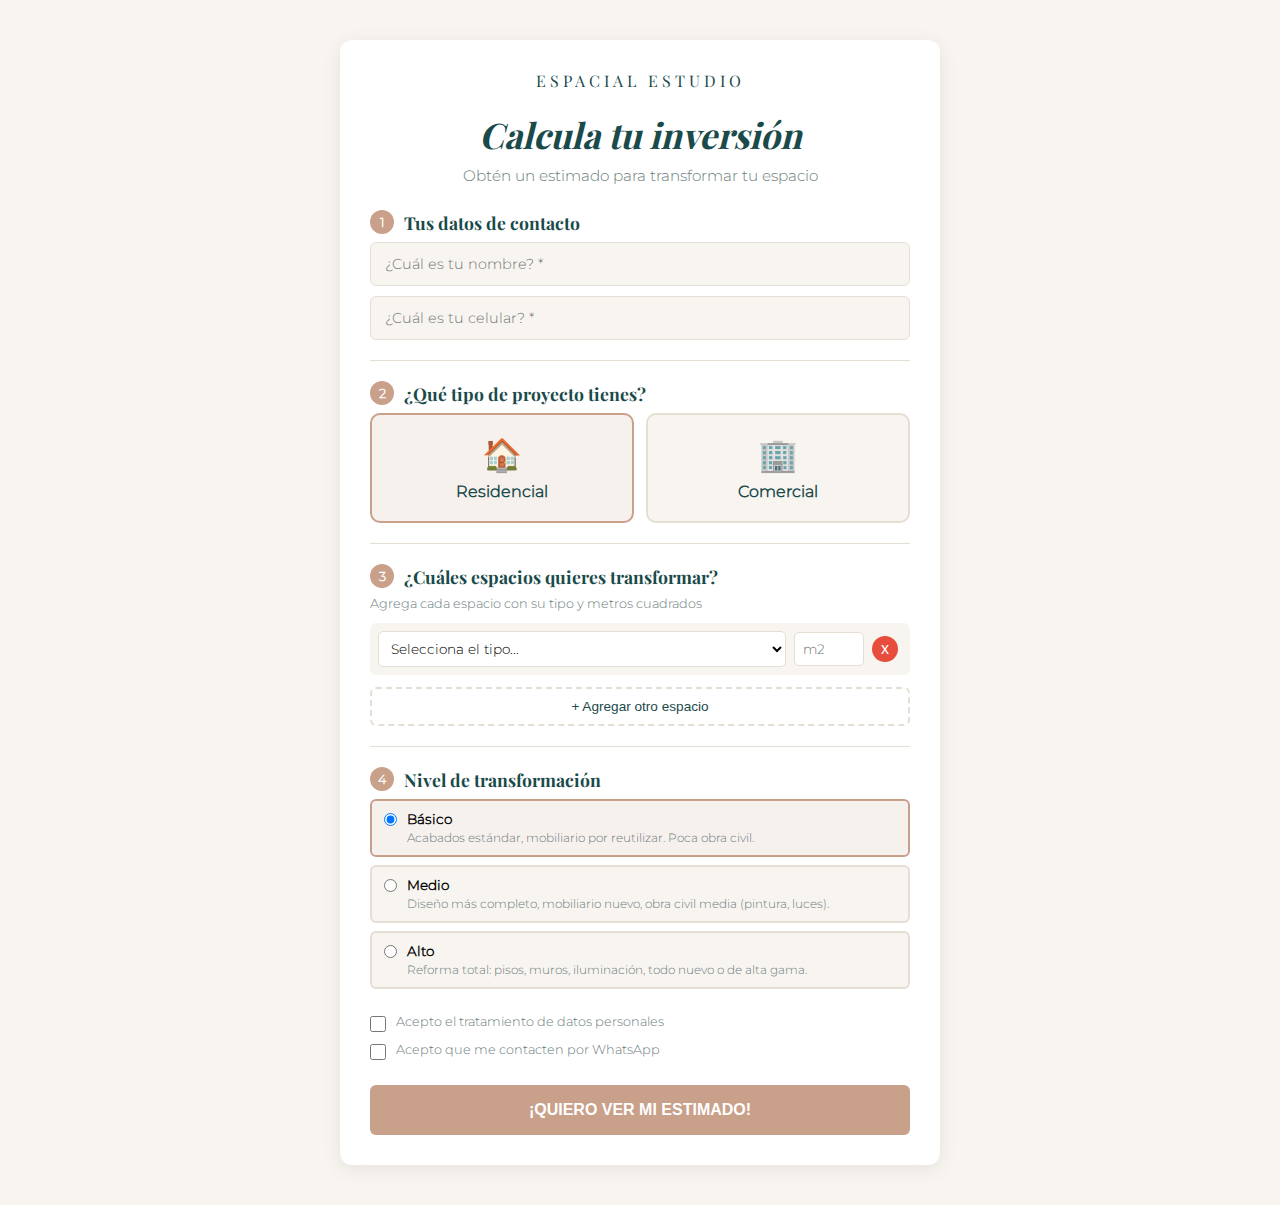
<file: cotizador.html>
<!DOCTYPE html>
<html lang="es">
<head>
    <meta charset="UTF-8">
    <meta name="viewport" content="width=device-width, initial-scale=1.0">
    <title>Cotizador | Espacial Estudio</title>
    <style>
        /* Tipografías locales */
        @font-face {
            font-family: 'Playfair Display';
            src: url('fonts/PlayfairDisplay-VariableFont_wght.ttf') format('truetype');
            font-weight: 100 900;
            font-style: normal;
            font-display: swap;
        }

        @font-face {
            font-family: 'Montserrat';
            src: url('fonts/Montserrat-Light.ttf') format('truetype');
            font-weight: 300;
            font-style: normal;
            font-display: swap;
        }
        :root {
            --teal-dark: #1a4a4a;
            --teal-medium: #2d5f5f;
            --beige-light: #f8f5f0;
            --beige-medium: #d4c4b0;
            --terracotta: #c9a08a;
            --terracotta-light: rgba(201, 160, 138, 0.15);
            --white: #ffffff;
            --text-dark: #2c3e3e;
            --text-muted: #6b7c7c;
            --border-light: #e5ded4;
        }

        * {
            margin: 0;
            padding: 0;
            box-sizing: border-box;
        }

        body {
            font-family: 'Montserrat', -apple-system, BlinkMacSystemFont, sans-serif;
            background-color: var(--beige-light);
            min-height: 100vh;
            padding: 40px 20px;
        }

        .cotizador-container {
            max-width: 600px;
            margin: 0 auto;
            background-color: var(--white);
            border-radius: 12px;
            padding: 30px;
            box-shadow: 0 4px 20px rgba(0,0,0,0.08);
        }

        .header-logo {
            text-align: center;
            margin-bottom: 20px;
        }

        .header-logo a {
            font-family: 'Playfair Display', serif;
            font-size: 1rem;
            letter-spacing: 4px;
            color: var(--teal-dark);
            text-decoration: none;
        }

        .cotizador-title {
            font-family: 'Playfair Display', serif;
            font-size: 2.2rem;
            font-style: italic;
            text-align: center;
            color: var(--teal-dark);
            margin-bottom: 8px;
        }

        .cotizador-subtitle {
            text-align: center;
            color: var(--text-muted);
            margin-bottom: 25px;
            font-size: 0.95rem;
        }

        .form-section {
            margin-bottom: 20px;
            padding-bottom: 20px;
            border-bottom: 1px solid var(--border-light);
        }

        .form-section:last-of-type {
            border-bottom: none;
            margin-bottom: 10px;
            padding-bottom: 10px;
        }

        .section-title {
            font-family: 'Playfair Display', serif;
            font-size: 1.1rem;
            color: var(--teal-dark);
            margin-bottom: 8px;
            display: flex;
            align-items: center;
            gap: 10px;
        }

        .step-num {
            background-color: var(--terracotta);
            color: var(--white);
            width: 24px;
            height: 24px;
            border-radius: 50%;
            display: inline-flex;
            align-items: center;
            justify-content: center;
            font-family: 'Montserrat', sans-serif;
            font-size: 0.8rem;
        }

        .section-hint {
            font-size: 0.8rem;
            color: var(--text-muted);
            margin-bottom: 12px;
        }

        .form-fields {
            display: flex;
            flex-direction: column;
            gap: 10px;
        }

        .form-fields input,
        .form-fields select {
            padding: 12px 14px;
            border: 1px solid var(--border-light);
            border-radius: 6px;
            font-family: inherit;
            font-size: 0.9rem;
            background-color: var(--beige-light);
        }

        .form-fields input:focus,
        .form-fields select:focus {
            outline: none;
            border-color: var(--teal-dark);
        }

        /* Radio cards para tipo de proyecto */
        .project-type-options {
            display: grid;
            grid-template-columns: 1fr 1fr;
            gap: 12px;
        }

        .project-type-card {
            display: flex;
            flex-direction: column;
            align-items: center;
            padding: 20px 15px;
            background-color: var(--beige-light);
            border: 2px solid var(--border-light);
            border-radius: 10px;
            cursor: pointer;
            transition: all 0.2s ease;
        }

        .project-type-card input {
            display: none;
        }

        .project-type-card:has(input:checked) {
            border-color: var(--terracotta);
            background-color: var(--terracotta-light);
        }

        .project-type-card .icon {
            font-size: 2rem;
            margin-bottom: 8px;
        }

        .project-type-card .label {
            font-weight: 600;
            color: var(--teal-dark);
        }

        /* Secciones condicionales */
        .conditional-section {
            display: none;
            animation: fadeIn 0.3s ease;
        }

        .conditional-section.active {
            display: block;
        }

        @keyframes fadeIn {
            from { opacity: 0; transform: translateY(10px); }
            to { opacity: 1; transform: translateY(0); }
        }

        /* Espacios container (residencial) */
        .espacios-container {
            display: flex;
            flex-direction: column;
            gap: 8px;
            margin-bottom: 12px;
        }

        .espacio-row {
            display: grid;
            grid-template-columns: 1fr 70px 30px;
            gap: 8px;
            align-items: center;
            padding: 8px;
            background: var(--beige-light);
            border-radius: 6px;
        }

        .espacio-row select,
        .espacio-row input {
            padding: 8px;
            border: 1px solid var(--border-light);
            border-radius: 5px;
            font-family: inherit;
            font-size: 0.85rem;
        }

        .espacio-row select {
            background-color: var(--white);
        }

        .btn-remove {
            width: 26px;
            height: 26px;
            border-radius: 50%;
            border: none;
            background: #e74c3c;
            color: white;
            font-size: 1rem;
            cursor: pointer;
            display: flex;
            align-items: center;
            justify-content: center;
        }

        .btn-add {
            width: 100%;
            padding: 10px;
            background: var(--white);
            border: 2px dashed var(--border-light);
            border-radius: 6px;
            color: var(--teal-dark);
            font-size: 0.85rem;
            cursor: pointer;
        }

        .btn-add:hover {
            border-color: var(--teal-dark);
        }

        /* Radio options acabados */
        .radio-options {
            display: flex;
            flex-direction: column;
            gap: 8px;
        }

        .radio-card {
            display: flex;
            align-items: flex-start;
            padding: 10px 12px;
            background-color: var(--beige-light);
            border: 2px solid var(--border-light);
            border-radius: 6px;
            cursor: pointer;
            font-size: 0.85rem;
        }

        .radio-card input {
            margin-right: 10px;
            margin-top: 2px;
        }

        .radio-card:has(input:checked) {
            border-color: var(--terracotta);
            background-color: var(--terracotta-light);
        }

        .radio-content strong {
            display: block;
            margin-bottom: 2px;
        }

        .radio-content span {
            font-size: 0.75rem;
            color: var(--text-muted);
        }

        /* Checkboxes de consentimiento */
        .consent-section {
            margin-top: 15px;
        }

        .checkbox-row {
            display: flex;
            align-items: flex-start;
            gap: 10px;
            margin-bottom: 10px;
            font-size: 0.8rem;
            color: var(--text-muted);
        }

        .checkbox-row input[type="checkbox"] {
            margin-top: 2px;
            width: 16px;
            height: 16px;
            accent-color: var(--terracotta);
        }

        /* Botones */
        .btn-calculate {
            width: 100%;
            padding: 16px;
            background-color: var(--terracotta);
            color: var(--white);
            border: none;
            border-radius: 6px;
            font-size: 1rem;
            font-weight: 600;
            cursor: pointer;
            margin-top: 15px;
        }

        .btn-calculate:hover {
            background-color: #b8907a;
        }

        .btn-calculate:disabled {
            background-color: var(--beige-medium);
            cursor: not-allowed;
        }

        /* Resultados */
        .cotizador-results {
            margin-top: 25px;
            animation: fadeIn 0.5s ease;
        }

        .main-result {
            background: linear-gradient(135deg, var(--teal-dark), var(--teal-medium));
            border-radius: 10px;
            padding: 20px;
            text-align: center;
            color: var(--white);
            margin-bottom: 15px;
        }

        .main-result.design-result {
            background: linear-gradient(135deg, var(--terracotta), #d4a88a);
        }

        .result-label {
            font-size: 0.8rem;
            opacity: 0.9;
            margin-bottom: 8px;
        }

        .result-value {
            font-family: 'Playfair Display', serif;
            font-size: 1.8rem;
        }

        .result-subtitle {
            font-size: 0.85rem;
            opacity: 0.9;
            margin-top: 5px;
        }

        .result-explanation {
            font-size: 0.8rem;
            opacity: 0.85;
            margin-top: 8px;
        }

        .payment-section {
            background-color: var(--beige-light);
            border-radius: 8px;
            padding: 15px;
            margin-bottom: 15px;
        }

        .payment-section h4 {
            font-size: 0.9rem;
            color: var(--teal-dark);
            margin-bottom: 5px;
        }

        .payment-note {
            font-size: 0.75rem;
            color: var(--text-muted);
            margin-bottom: 10px;
            font-style: italic;
        }

        .payment-options {
            display: flex;
            flex-direction: column;
            gap: 8px;
        }

        .payment-option {
            display: flex;
            align-items: center;
            gap: 10px;
            padding: 8px 10px;
            background: var(--white);
            border-radius: 5px;
            font-size: 0.8rem;
        }

        .payment-option.highlight {
            background: var(--teal-dark);
            color: var(--white);
        }

        .payment-option .discount {
            background: var(--terracotta);
            color: var(--white);
            padding: 3px 8px;
            border-radius: 4px;
            font-weight: 600;
            font-size: 0.7rem;
            white-space: nowrap;
        }

        .payment-option.highlight .discount {
            background: var(--white);
            color: var(--teal-dark);
        }

        .materializacion-section {
            background-color: var(--white);
            border: 1px solid var(--border-light);
            border-radius: 8px;
            padding: 15px;
            margin-bottom: 15px;
        }

        .materializacion-section h4 {
            font-size: 0.9rem;
            color: var(--text-muted);
            margin-bottom: 8px;
        }

        .materializacion-value {
            font-family: 'Playfair Display', serif;
            font-size: 1.4rem;
            color: var(--text-dark);
            margin-bottom: 5px;
        }

        .materializacion-note {
            font-size: 0.75rem;
            color: var(--text-muted);
            margin-bottom: 12px;
        }

        .breakdown-section {
            background-color: var(--beige-light);
            border-radius: 8px;
            padding: 15px;
            margin-bottom: 15px;
        }

        .breakdown-section h4,
        .breakdown-section h5 {
            font-size: 0.85rem;
            color: var(--text-muted);
            margin-bottom: 10px;
        }

        .breakdown-item {
            display: flex;
            justify-content: space-between;
            padding: 6px 0;
            border-bottom: 1px solid var(--border-light);
            font-size: 0.85rem;
        }

        .breakdown-item:last-child {
            border-bottom: none;
        }

        .disclaimer {
            background-color: var(--terracotta-light);
            border-left: 3px solid var(--terracotta);
            border-radius: 6px;
            padding: 12px;
            margin-bottom: 15px;
        }

        .disclaimer p {
            font-size: 0.75rem;
            color: var(--text-muted);
            line-height: 1.5;
        }

        .cta-section {
            text-align: center;
            padding-top: 15px;
            border-top: 1px solid var(--border-light);
        }

        .cta-section p {
            font-family: 'Playfair Display', serif;
            font-size: 1.1rem;
            color: var(--teal-dark);
            margin-bottom: 12px;
        }

        .btn-cta {
            display: inline-block;
            padding: 12px 24px;
            background-color: var(--teal-dark);
            color: var(--white);
            text-decoration: none;
            border-radius: 6px;
            font-weight: 600;
            font-size: 0.9rem;
            margin-bottom: 10px;
        }

        .btn-cta:hover {
            background-color: var(--teal-medium);
        }

        .btn-recalculate {
            display: block;
            width: 100%;
            padding: 14px;
            background-color: transparent;
            color: var(--teal-dark);
            border: 2px solid var(--teal-dark);
            border-radius: 6px;
            font-size: 0.9rem;
            font-weight: 600;
            cursor: pointer;
            margin-top: 15px;
        }

        .btn-recalculate:hover {
            background-color: var(--beige-light);
        }

        /* Responsive */
        @media screen and (max-width: 600px) {
            body {
                padding: 20px 15px;
            }

            .cotizador-container {
                padding: 20px;
            }

            .cotizador-title {
                font-size: 1.8rem;
            }

            .project-type-options {
                grid-template-columns: 1fr;
            }

            .espacio-row {
                grid-template-columns: 1fr 60px 28px;
            }
        }
    </style>
</head>
<body>
    <div class="cotizador-container">
        <div class="header-logo">
            <a href="index.html">ESPACIAL ESTUDIO</a>
        </div>

        <h2 class="cotizador-title">Calcula tu inversión</h2>
        <p class="cotizador-subtitle">Obtén un estimado para transformar tu espacio</p>

        <div class="cotizador-form" id="cotizador-form">
            <!-- Paso 1: Datos básicos -->
            <div class="form-section">
                <h3 class="section-title"><span class="step-num">1</span> Tus datos de contacto</h3>
                <div class="form-fields">
                    <input type="text" id="lead-nombre" placeholder="¿Cuál es tu nombre? *" required>
                    <input type="tel" id="lead-celular" placeholder="¿Cuál es tu celular? *" required>
                </div>
            </div>

            <!-- Paso 2: Tipo de proyecto -->
            <div class="form-section">
                <h3 class="section-title"><span class="step-num">2</span> ¿Qué tipo de proyecto tienes?</h3>
                <div class="project-type-options">
                    <label class="project-type-card">
                        <input type="radio" name="tipo-proyecto" value="residencial" checked>
                        <span class="icon">🏠</span>
                        <span class="label">Residencial</span>
                    </label>
                    <label class="project-type-card">
                        <input type="radio" name="tipo-proyecto" value="comercial">
                        <span class="icon">🏢</span>
                        <span class="label">Comercial</span>
                    </label>
                </div>
            </div>

            <!-- Sección COMERCIAL -->
            <div id="section-comercial" class="conditional-section">
                <div class="form-section">
                    <h3 class="section-title"><span class="step-num">3</span> Información de tu negocio</h3>
                    <div class="form-fields">
                        <input type="text" id="comercial-nombre-negocio" placeholder="¿Cómo se llama tu negocio?">
                        <input type="number" id="comercial-metros" placeholder="¿Cuántos m² tiene tu local?" min="1">
                    </div>
                </div>

                <div class="form-section">
                    <h3 class="section-title"><span class="step-num">4</span> Nivel de transformación</h3>
                    <div class="radio-options" id="acabados-comercial">
                        <label class="radio-card">
                            <input type="radio" name="acabados-comercial" value="basico" checked>
                            <span class="radio-content">
                                <strong>Básico</strong>
                                <span>Acabados estándar, mobiliario por reutilizar. Poca obra civil.</span>
                            </span>
                        </label>
                        <label class="radio-card">
                            <input type="radio" name="acabados-comercial" value="medio">
                            <span class="radio-content">
                                <strong>Medio</strong>
                                <span>Diseño más completo, mobiliario nuevo, obra civil media.</span>
                            </span>
                        </label>
                        <label class="radio-card">
                            <input type="radio" name="acabados-comercial" value="alto">
                            <span class="radio-content">
                                <strong>Alto</strong>
                                <span>Reforma total: acabados premium, mobiliario de alta gama.</span>
                            </span>
                        </label>
                    </div>
                </div>
            </div>

            <!-- Sección RESIDENCIAL -->
            <div id="section-residencial" class="conditional-section active">
                <div class="form-section">
                    <h3 class="section-title"><span class="step-num">3</span> ¿Cuáles espacios quieres transformar?</h3>
                    <p class="section-hint">Agrega cada espacio con su tipo y metros cuadrados</p>
                    <div class="espacios-container" id="espacios-container"></div>
                    <button type="button" class="btn-add" onclick="agregarEspacio()">+ Agregar otro espacio</button>
                </div>

                <div class="form-section">
                    <h3 class="section-title"><span class="step-num">4</span> Nivel de transformación</h3>
                    <div class="radio-options" id="acabados-residencial">
                        <label class="radio-card">
                            <input type="radio" name="acabados-residencial" value="basico" checked>
                            <span class="radio-content">
                                <strong>Básico</strong>
                                <span>Acabados estándar, mobiliario por reutilizar. Poca obra civil.</span>
                            </span>
                        </label>
                        <label class="radio-card">
                            <input type="radio" name="acabados-residencial" value="medio">
                            <span class="radio-content">
                                <strong>Medio</strong>
                                <span>Diseño más completo, mobiliario nuevo, obra civil media (pintura, luces).</span>
                            </span>
                        </label>
                        <label class="radio-card">
                            <input type="radio" name="acabados-residencial" value="alto">
                            <span class="radio-content">
                                <strong>Alto</strong>
                                <span>Reforma total: pisos, muros, iluminación, todo nuevo o de alta gama.</span>
                            </span>
                        </label>
                    </div>
                </div>
            </div>

            <!-- Consentimientos -->
            <div class="consent-section">
                <label class="checkbox-row">
                    <input type="checkbox" id="consent-datos" required>
                    <span>Acepto el tratamiento de datos personales</span>
                </label>
                <label class="checkbox-row">
                    <input type="checkbox" id="consent-whatsapp" required>
                    <span>Acepto que me contacten por WhatsApp</span>
                </label>
            </div>

            <button class="btn-calculate" onclick="calcularCotizacion()">¡QUIERO VER MI ESTIMADO!</button>
        </div>

        <div class="cotizador-results" id="cotizador-results" style="display: none;">
            <div class="main-result design-result">
                <p class="result-label">VALOR PARA INICIAR TU PROYECTO</p>
                <p class="result-value" id="costo-diseno-principal">$0</p>
                <p class="result-subtitle">Diseño Interior</p>
                <p class="result-explanation">Este es el valor que debes pagar para iniciar tu proyecto de diseño</p>
            </div>

            <div class="payment-section">
                <h4>Formas de Pago</h4>
                <p class="payment-note">Descuentos aplican al agendar llamada con nuestro equipo</p>
                <div class="payment-options">
                    <div class="payment-option highlight">
                        <span class="discount">10% dcto</span>
                        <span>Pago 100% en las 24 horas después de la llamada</span>
                    </div>
                    <div class="payment-option">
                        <span class="discount">5% dcto</span>
                        <span>Pago 100% del proyecto</span>
                    </div>
                    <div class="payment-option">
                        <span class="discount">Sin dcto</span>
                        <span>50% inicio + 30% renders + 20% presupuesto</span>
                    </div>
                </div>
            </div>

            <div class="materializacion-section">
                <h4>Estimado de Materialización</h4>
                <p class="materializacion-value"><span id="valor-min">$0</span> a <span id="valor-max">$0</span></p>
                <p class="materializacion-note" id="resultado-explicacion"></p>

                <div class="breakdown-section">
                    <h5>Desglose:</h5>
                    <div id="desglose-espacios"></div>
                </div>

                <div class="disclaimer">
                    <p><strong>Importante:</strong> Este valor de materialización es un aproximado basado en nuestra experiencia con proyectos similares. Cada proyecto es único y el presupuesto final de materialización se define después del proceso de diseño. No podemos comprometernos con este valor hasta no hacer un análisis detallado de tu espacio.</p>
                </div>
            </div>

            <div class="cta-section">
                <p>¿Tienes dudas? Agenda una llamada gratuita</p>
                <a href="https://calendly.com/d/cpy7-tt6-b65/quiero-transformar-mi-espacio-con-espacial" class="btn-cta" target="_blank">AGENDAR LLAMADA</a>
            </div>

            <button class="btn-recalculate" onclick="recalcularProyecto()">RECALCULAR MI PROYECTO</button>
        </div>
    </div>

    <script src="js/cotizador.js"></script>
</body>
</html>
</file>
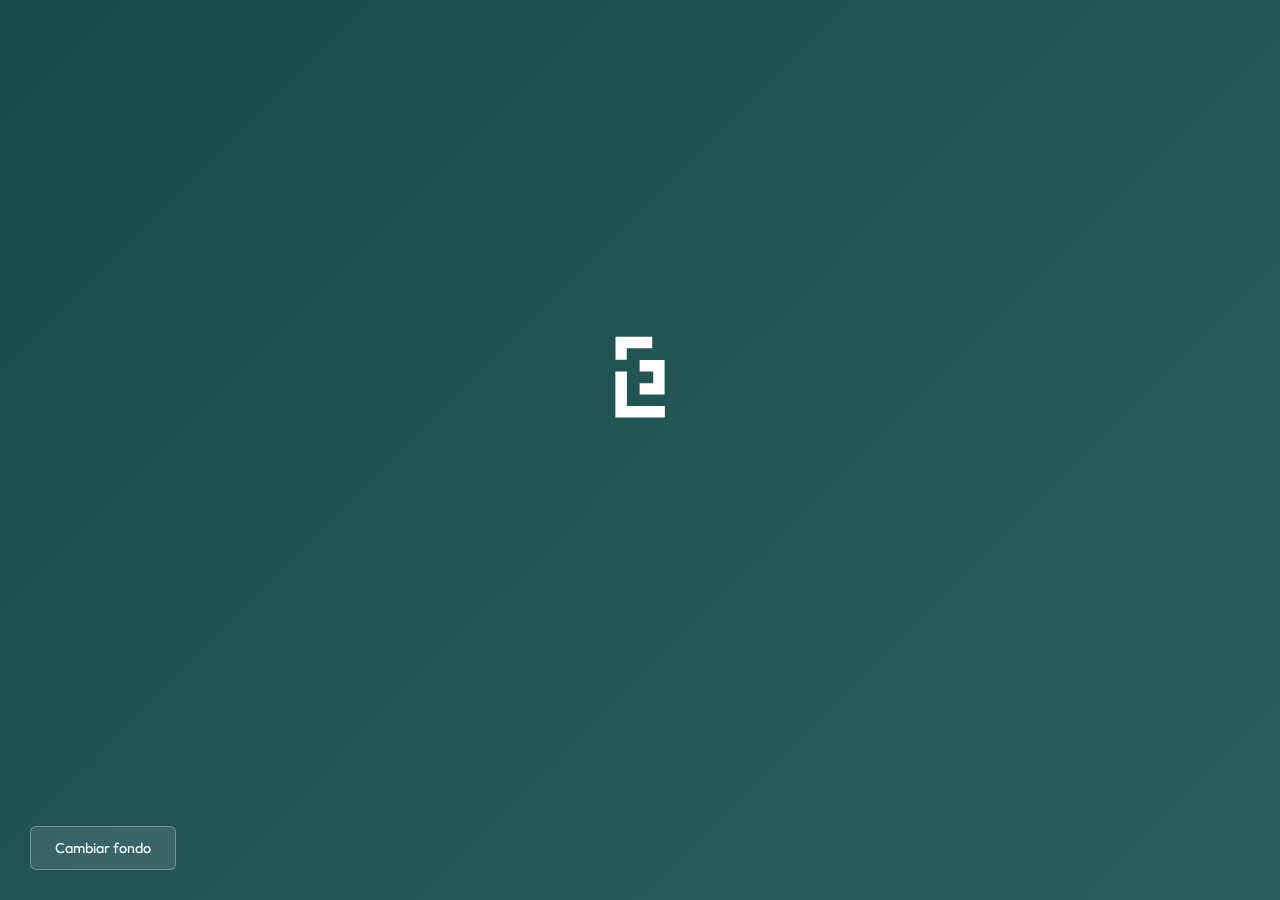
<file: logo-animado.html>
<!DOCTYPE html>
<html lang="es">
<head>
    <meta charset="UTF-8">
    <meta name="viewport" content="width=device-width, initial-scale=1.0">
    <title>Espacial Estudio - Logo Animado</title>
    <style>
        * {
            margin: 0;
            padding: 0;
            box-sizing: border-box;
        }

        body {
            min-height: 100vh;
            display: flex;
            align-items: center;
            justify-content: center;
            background: linear-gradient(135deg, #1a4a4a 0%, #2d5f5f 100%);
        }

        .logo-container {
            width: 90%;
            max-width: 500px;
        }

        /* ==========================================
           ANIMACIONES
           ========================================== */

        /* Sofá inferior (L shape) - viene desde abajo */
        .sofa-bottom {
            fill: #fff;
            animation: slideFromBottom 0.8s ease-out forwards;
        }

        /* Sofá medio - viene desde la derecha */
        .sofa-middle {
            fill: #fff;
            animation: slideFromRight 0.8s ease-out forwards;
            animation-delay: 0.15s;
        }

        /* Sofá superior - viene desde arriba */
        .sofa-top {
            fill: #fff;
            animation: slideFromTop 0.8s ease-out forwards;
            animation-delay: 0.3s;
        }

        @keyframes slideFromBottom {
            from {
                transform: translateY(25px);
                opacity: 0;
            }
            to {
                transform: translateY(0);
                opacity: 1;
            }
        }

        @keyframes slideFromRight {
            from {
                transform: translateX(25px);
                opacity: 0;
            }
            to {
                transform: translateX(0);
                opacity: 1;
            }
        }

        @keyframes slideFromTop {
            from {
                transform: translateY(-25px);
                opacity: 0;
            }
            to {
                transform: translateY(0);
                opacity: 1;
            }
        }

        /* Texto principal "Espacial" */
        .main-text {
            fill: #fff;
            opacity: 0;
            transform: translateY(10px);
            animation: fadeSlideUp 0.8s ease-out forwards;
            animation-delay: 0.8s;
        }

        /* Texto "ESTUDIO" */
        .sub-text {
            fill: #fff;
            opacity: 0;
            animation: fadeIn 0.6s ease-out forwards;
            animation-delay: 1.3s;
        }

        @keyframes fadeSlideUp {
            to {
                opacity: 1;
                transform: translateY(0);
            }
        }

        @keyframes fadeIn {
            to {
                opacity: 1;
            }
        }

        /* Efecto hover suave */
        .logo-container:hover .icon-group {
            filter: drop-shadow(0 0 8px rgba(255,255,255,0.3));
            transition: filter 0.3s ease;
        }

        /* Versión oscura (toggle) */
        body.light {
            background: #f8f5f0;
        }

        body.light .sofa-bottom,
        body.light .sofa-middle,
        body.light .sofa-top,
        body.light .main-text,
        body.light .sub-text {
            fill: #1a4a4a;
        }

        body.light .logo-container:hover .icon-group {
            filter: drop-shadow(0 0 8px rgba(26,74,74,0.3));
        }

        .toggle-bg {
            position: fixed;
            bottom: 30px;
            left: 30px;
            padding: 12px 24px;
            background: rgba(255,255,255,0.1);
            border: 1px solid rgba(255,255,255,0.3);
            color: #fff;
            font-family: 'Outfit', sans-serif;
            font-size: 0.9rem;
            border-radius: 6px;
            cursor: pointer;
            transition: all 0.3s ease;
        }

        body.light .toggle-bg {
            background: rgba(26,74,74,0.1);
            border-color: rgba(26,74,74,0.3);
            color: #1a4a4a;
        }
    </style>
    <link href="https://fonts.googleapis.com/css2?family=Outfit:wght@400;500&display=swap" rel="stylesheet">
</head>
<body>
    <div class="logo-container">
        <svg id="logo-animado" xmlns="http://www.w3.org/2000/svg" viewBox="0 0 154.72 92.68">
            <!-- Icono E (3 sofás que se juntan) -->
            <g class="icon-group">
                <polygon class="sofa-bottom" points="73.31 22.71 69.74 22.71 69.74 36.99 85.05 36.99 85.05 33.43 73.31 33.43 73.31 22.71"/>
                <polygon class="sofa-middle" points="77.25 19.16 77.25 22.71 81.46 22.71 81.46 26.36 77.25 26.36 77.25 29.83 81.46 29.83 81.46 29.83 84.98 29.83 84.98 27.88 84.98 26.36 84.98 19.16 77.25 19.16"/>
                <polygon class="sofa-top" points="73.26 15.52 81.14 15.52 81.14 12 69.78 12 69.78 19.14 73.26 19.14 73.26 15.52"/>
            </g>

            <!-- Texto principal "Espacial" -->
            <g class="main-text">
                <path d="M60.6,57.37c0,4.36-2.74,7.35-6.91,7.35-2.33,0-4.09-.93-5.16-2.63v7.84h-3.15v-19.91h3.15v2.52c1.07-1.7,2.82-2.63,5.1-2.63,4.14,0,6.97,3.02,6.97,7.46ZM57.42,57.26c0-2.71-1.84-4.72-4.44-4.72s-4.44,1.97-4.44,4.72,1.84,4.77,4.44,4.77,4.44-1.97,4.44-4.77Z"/>
                <path d="M73.96,62.93v-.1c-1.04,1.29-2.71,1.92-4.83,1.92-3.15,0-5.13-1.95-5.13-4.52s2-4.36,5.51-4.39h4.42v-.44c0-1.84-1.18-2.93-3.48-2.93-1.4,0-2.85.49-4.31,1.48l-1.29-2.19c2.03-1.21,3.51-1.84,6.28-1.84,3.76,0,5.87,1.92,5.9,5.13l.03,7.89h-3.1ZM73.93,59.48v-1.34h-3.95c-2.06,0-3.02.55-3.02,1.95,0,1.32,1.07,2.17,2.82,2.17,2.25,0,3.98-1.18,4.14-2.77Z"/>
                <path d="M88.72,52.68c-2.52,0-4.33,1.89-4.33,4.66s1.81,4.66,4.33,4.66c1.84,0,3.32-.6,4.31-1.76l1.76,1.76c-1.32,1.73-3.43,2.71-6.2,2.71-4.33,0-7.35-2.99-7.35-7.38s3.02-7.43,7.35-7.43c2.63,0,4.69.85,6.03,2.39l-1.73,2.03c-1.01-1.04-2.41-1.67-4.17-1.65Z"/>
                <path d="M104.05,45.86c0,1.07-.8,1.86-1.84,1.86s-1.84-.8-1.84-1.86.8-1.89,1.84-1.89,1.84.8,1.84,1.89ZM103.78,50.02v14.59h-3.13v-14.59h3.13Z"/>
                <path d="M119.26,62.93v-.1c-1.04,1.29-2.71,1.92-4.83,1.92-3.15,0-5.13-1.95-5.13-4.52s2-4.36,5.51-4.39h4.42v-.44c0-1.84-1.18-2.93-3.48-2.93-1.4,0-2.85.49-4.31,1.48l-1.29-2.19c2.03-1.21,3.51-1.84,6.28-1.84,3.76,0,5.87,1.92,5.9,5.13l.03,7.89h-3.1ZM119.24,59.48v-1.34h-3.95c-2.06,0-3.02.55-3.02,1.95,0,1.32,1.07,2.17,2.82,2.17,2.25,0,3.98-1.18,4.14-2.77Z"/>
                <polygon points="17.08 62.31 17.08 58.58 22.05 58.58 22.05 56.05 17.08 56.05 17.08 52.39 27.05 52.39 27.05 49.83 14.21 49.83 14.21 64.87 30.71 64.87 30.71 62.31 17.08 62.31"/>
                <polygon points="130.12 62.31 140.51 62.31 140.51 64.87 127.25 64.87 127.25 50.09 130.05 50.09 130.12 62.31"/>
                <path d="M34.02,53.86c0-1.04.9-1.45,2.14-1.45s2.91.49,4.2,1.29l1.15-2.33c-1.32-.93-3.26-1.48-5.1-1.48-2.8,0-5.37,1.26-5.37,4.22-.03,5.27,7.65,3.59,7.65,6.58,0,1.1-1.04,1.56-2.39,1.56-.11,0-.22,0-.33-.01v2.47c.07,0,.13,0,.2,0,2.93,0,5.59-1.34,5.59-4.33.03-5.29-7.73-3.84-7.73-6.53Z"/>
            </g>

            <!-- Texto "ESTUDIO" -->
            <g class="sub-text">
                <path d="M53.47,74.62v.64h-3.4v2.02h3.04v.63h-3.04v2.1h3.51v.64h-4.2v-6.03h4.09Z"/>
                <path d="M59.84,75.27c-.78,0-1.28.31-1.28.83,0,1.57,3.39.75,3.39,2.94,0,1-.89,1.65-2.18,1.65-.88,0-1.74-.38-2.31-.92l.31-.59c.56.53,1.33.84,2.01.84.87,0,1.41-.35,1.41-.94,0-1.61-3.39-.76-3.39-2.92,0-.95.84-1.55,2.08-1.55.7,0,1.41.22,1.91.56l-.29.61c-.54-.35-1.18-.5-1.66-.5Z"/>
                <path d="M70.26,74.62v.64h-1.97v5.39h-.69v-5.39h-1.96v-.64h4.63Z"/>
                <path d="M76.77,80.05c1.15,0,1.84-.69,1.84-1.88v-3.55h.69v3.55c0,1.58-.95,2.51-2.52,2.51s-2.54-.93-2.54-2.51v-3.55h.69v3.55c0,1.19.71,1.88,1.85,1.88Z"/>
                <path d="M89.62,77.64c0,1.71-1.35,3.02-3.13,3.02h-2.41v-6.03h2.44c1.76,0,3.1,1.3,3.1,3.02ZM88.92,77.64c0-1.36-1.07-2.39-2.42-2.39h-1.73v4.76h1.76c1.34,0,2.39-1.02,2.39-2.37Z"/>
                <path d="M94.67,74.62v6.03h-.69v-6.03h.69Z"/>
                <path d="M105.35,77.64c0,1.7-1.4,3.04-3.15,3.04s-3.16-1.34-3.16-3.04,1.4-3.03,3.16-3.03,3.15,1.34,3.15,3.03ZM99.73,77.64c0,1.34,1.12,2.41,2.46,2.41s2.45-1.08,2.45-2.41-1.1-2.39-2.45-2.39-2.46,1.06-2.46,2.39Z"/>
            </g>
        </svg>
    </div>

    <button class="toggle-bg" onclick="document.body.classList.toggle('light')">Cambiar fondo</button>
</body>
</html>
</file>
